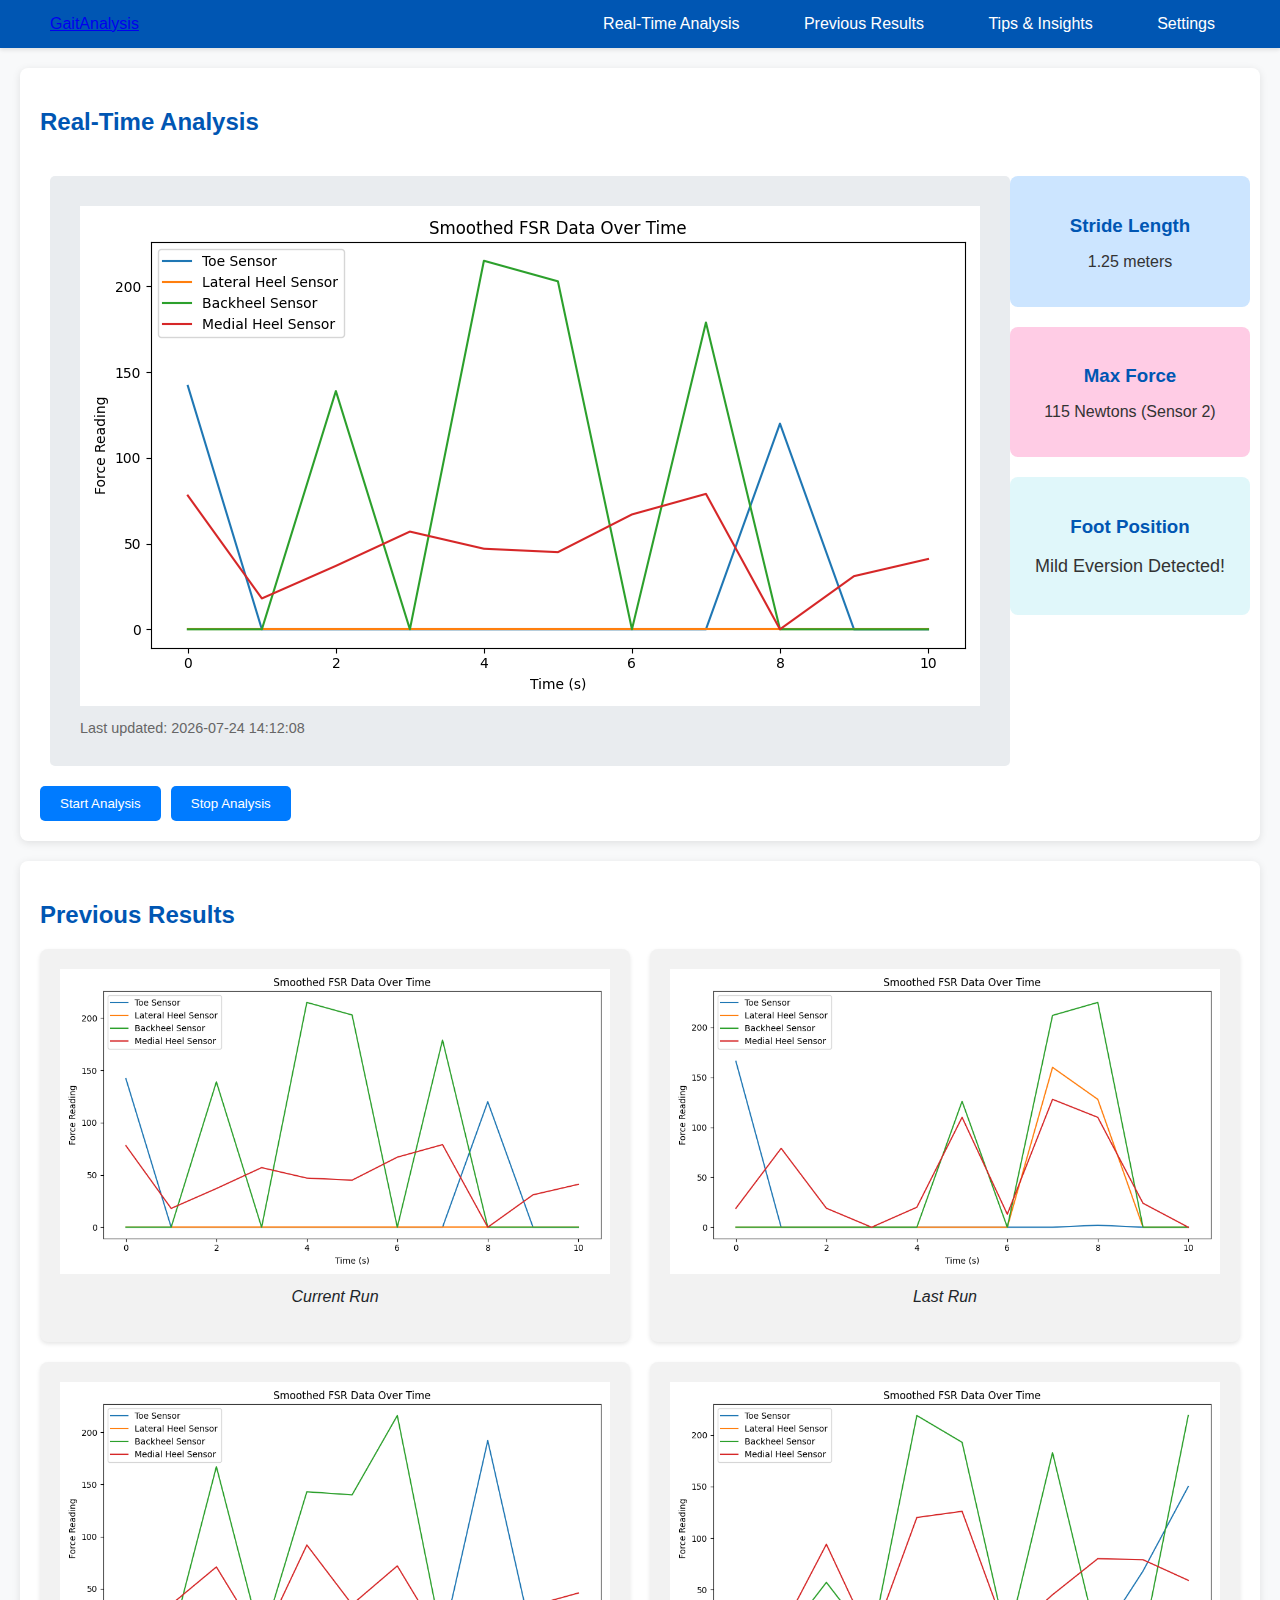
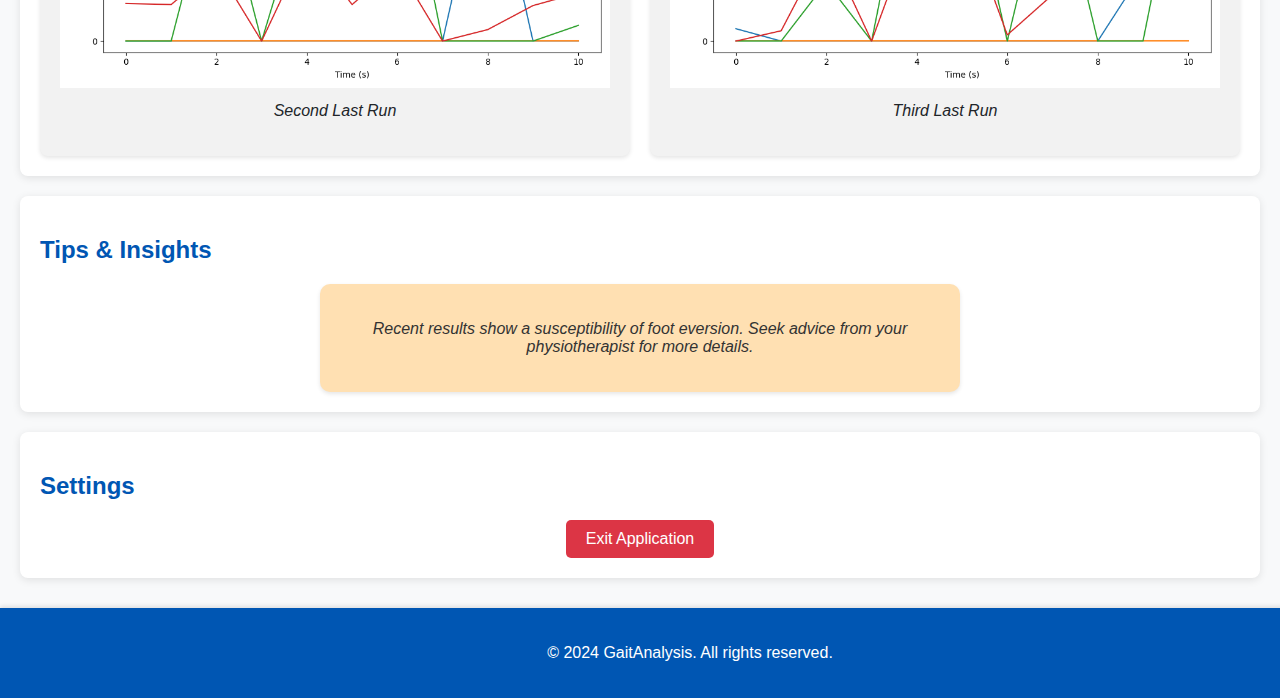
<file: index.html>
<!DOCTYPE html>
<html lang="en">
<head>
    <meta charset="UTF-8">
    <meta name="viewport" content="width=device-width, initial-scale=1.0">
    <title>Gait Analysis App</title>
    <link rel="stylesheet" href="styles.css">
</head>
<body>
    <header>
        <nav class="navbar">
            <a href="#" class="logo">GaitAnalysis</a>
            <div class="nav-links">
                <a href="#real-time">Real-Time Analysis</a>
                <a href="#previous-results">Previous Results</a>
                <a href="#tips">Tips & Insights</a>
                <a href="#settings">Settings</a>
            </div>
        </nav>
    </header>
    <main>
        <section id="real-time" class="container">
            <h2>Real-Time Analysis</h2>
            <div class="analysis-container">
                <div class="graph-placeholder">
                    <img src="realtimegraph.png" alt="Real-Time Graph">
                <div id="last-updated-time" class="last-updated">Last updated: <span id="update-time">-</span></div>
                </div>
                <!-- Boxes for stride length, max force, and foot position -->
                <div class="data-boxes">
                    <div class="data-box stride-length">
                        <h3>Stride Length</h3>
                        <p>1.25 meters</p>
                    </div>
                    <div class="data-box max-force">
                        <h3>Max Force</h3>
                        <p>115 Newtons (Sensor 2)</p>
                    </div>
                    <div class="data-box foot-position">
                        <h3>Foot Position</h3>
                        <p class="foot-position-content">Mild Eversion Detected!</p>
                    </div>
                </div>
            </div>
            <!-- Buttons for starting and stopping analysis -->
            <div class="buttons">
                <button id="start-analysis">Start Analysis</button>
                <button id="stop-analysis">Stop Analysis</button>
            </div>
        </section>
        <section id="previous-results" class="container">
            <h2>Previous Results</h2>
            <div class="results-grid">
                <div class="result-item">
                    <img src="realtimegraph1.png" alt="Previous Result">
                    <p>Current Run</p>
                </div>
                <div class="result-item">
                    <img src="realtimegraph2.png" alt="Previous Result">
                    <p>Last Run</p>
                </div>
                <div class="result-item">
                    <img src="realtimegraph3.png" alt="Previous Result">
                    <p> Second Last Run</p>
                </div>
                <div class="result-item">
                    <img src="realtimegraph4.png" alt="Previous Result">
                    <p> Third Last Run</p>
                </div>
            </div>
        </section>
        
        <section id="tips" class="container">
            <h2>Tips & Insights</h2>
            <div class="tips-container">
                <div class="tips-textbox">
                    <p>Recent results show a susceptibility of foot eversion. Seek advice from your physiotherapist for more details.</p>
                </div>
            </div>
        </section>
        <section id="settings" class="container">
            <h2>Settings</h2>
            <div class="settings-container">
                <!-- Other settings content goes here -->
                <button id="exit-button">Exit Application</button>
            </div>
        </section>
        
    </main>
    <footer>
        <p>&copy; 2024 GaitAnalysis. All rights reserved.</p>
    </footer>
    <script>
        function updateLastUpdatedTime() {
            const now = new Date();
            let hours = now.getHours().toString();
            let minutes = now.getMinutes().toString();
            let seconds = now.getSeconds().toString();
            let month = (now.getMonth() + 1 ).toString();
            let day = now.getDate().toString();
            let year = now.getFullYear().toString();

            hours = hours.padStart(2, '0');
            minutes = minutes.padStart(2, '0');
            seconds = seconds.padStart(2, '0');
            month = month.padStart(2, '0'); 
            day = day.padStart(2, '0');

            const updateTimeElement = document.getElementById('update-time');
            updateTimeElement.textContent = `${year}-${month}-${day}  ${hours}:${minutes}:${seconds}`;
        }

        window.onload = updateLastUpdatedTime;

    </script>
   
</body>
<body>
    <script>
        document.getElementById("start-analysis").addEventListener("click", function() {
            // Send an AJAX request to the server-side script
            var xhr = new XMLHttpRequest();
            xhr.open("GET", "execute_script.php", true);
            xhr.onreadystatechange = function () {
                if (xhr.readyState === XMLHttpRequest.DONE) {
                    if (xhr.status === 200) {
                        console.log("Shell script executed successfully");
                    } else {
                        console.error("Failed to execute shell script");
                    }
                }
            };
            xhr.send();
        });
    </script>
</body>
</html>
</file>
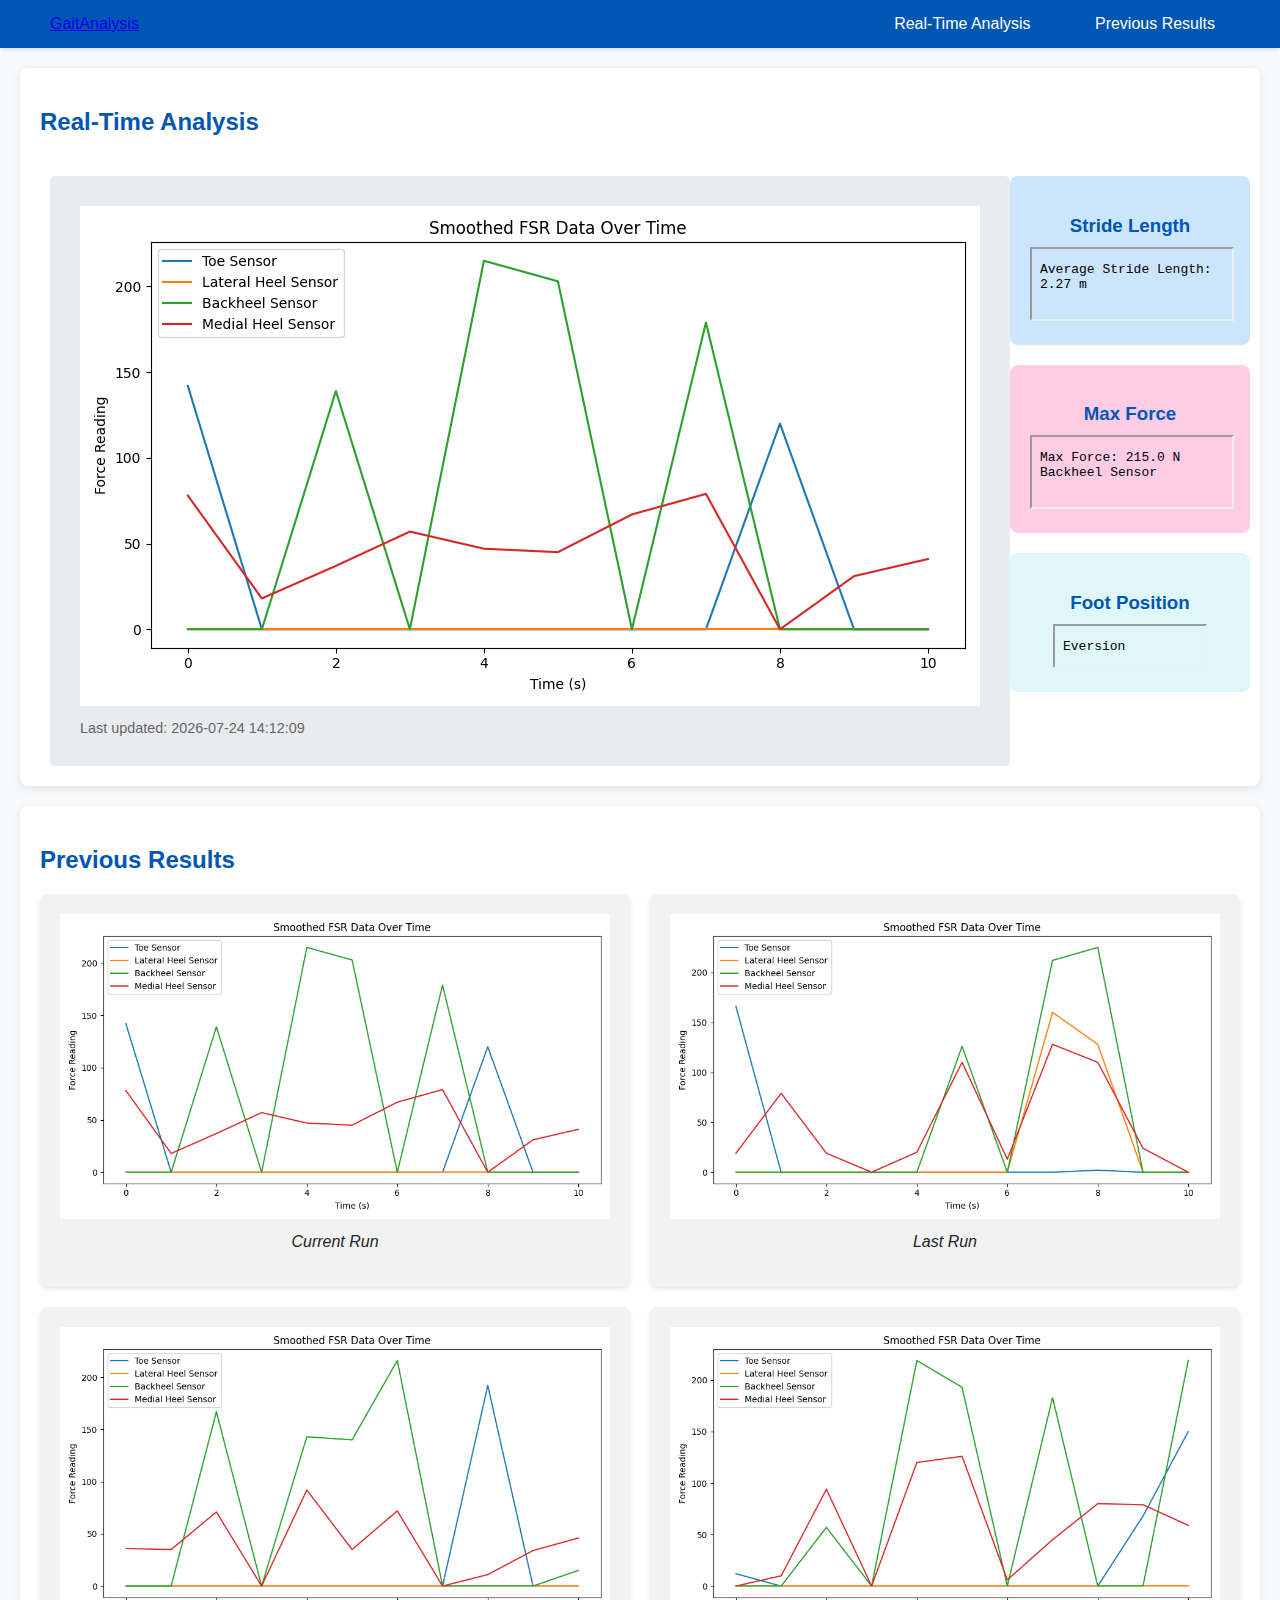
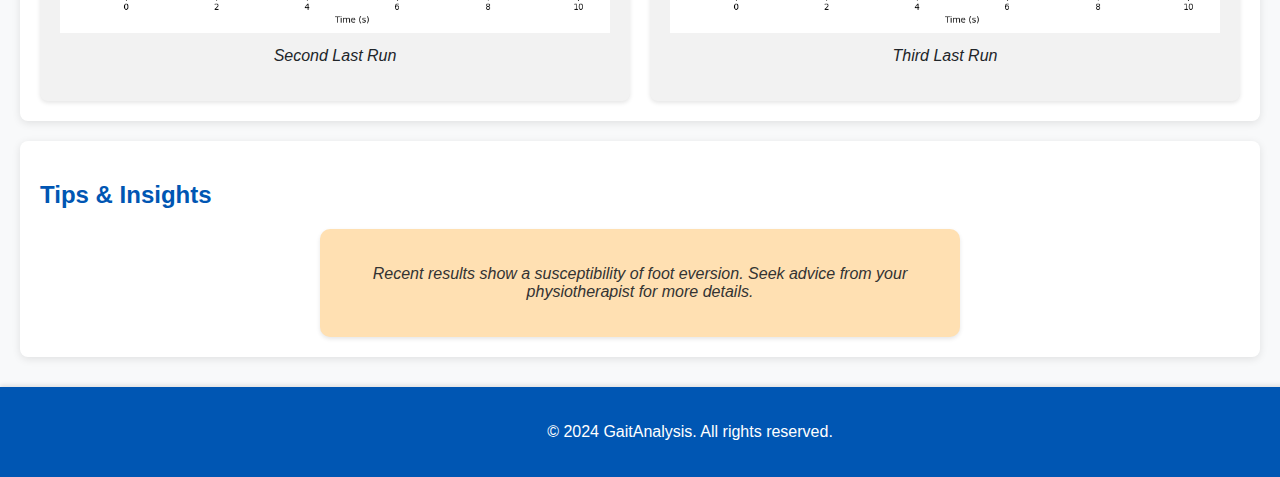
<file: templates/index.html>
<!DOCTYPE html>
<html lang="en">
<head>
    <meta charset="UTF-8">
    <meta name="viewport" content="width=device-width, initial-scale=1.0">
    <title>Gait Analysis App</title>
    <link rel="stylesheet" href="../static/styles.css">
</head>
<body>
    <header>
        <nav class="navbar">
            <a href="#" class="logo">GaitAnalysis</a>
            <div class="nav-links">
                <a href="#real-time">Real-Time Analysis</a>
                <a href="#previous-results">Previous Results</a>
            </div>
        </nav>
    </header>
    <main>
        <section id="real-time" class="container">
            <h2>Real-Time Analysis</h2>
            <div class="analysis-container">
                <div class="graph-placeholder">
                    <img src="../realtimegraph.png" alt="Real-Time Graph">
                <div id="last-updated-time" class="last-updated">Last updated: <span id="update-time">-</span></div>
                </div>
                <!-- Boxes for stride length, max force, and foot position -->
                <div class="data-boxes">
                    <div class="data-box stride-length">
                        <h3>Stride Length</h3>
                        <iframe src="../average_stride_length.txt"></iframe>
                    </div>
                    <div class="data-box max-force">
                        <h3>Max Force</h3>
                        <iframe src="../max_force.txt"></iframe>
                    </div>
                    <div class="data-box foot-position">
                        <h3>Foot Position</h3>
                        <iframe src="../foot_position.txt"></iframe>
                                           </div>
                </div>
            </div>
        </section>
        <section id="previous-results" class="container">
            <h2>Previous Results</h2>
            <div class="results-grid">
                <div class="result-item">
                    <img src="../realtimegraph1.png" alt="Previous Result">
                    <p>Current Run</p>
                </div>
                <div class="result-item">
                    <img src="../realtimegraph2.png" alt="Previous Result">
                    <p>Last Run</p>
                </div>
                <div class="result-item">
                    <img src="../realtimegraph3.png" alt="Previous Result">
                    <p> Second Last Run</p>
                </div>
                <div class="result-item">
                    <img src="../realtimegraph4.png" alt="Previous Result">
                    <p> Third Last Run</p>
                </div>
            </div>
        </section>
        
        <section id="tips" class="container">
            <h2>Tips & Insights</h2>
            <div class="tips-container">
                <div class="tips-textbox">
                    <p>Recent results show a susceptibility of foot eversion. Seek advice from your physiotherapist for more details.</p>
                </div>
            </div>
        </section>
        
    </main>
    <footer>
        <p>&copy; 2024 GaitAnalysis. All rights reserved.</p>
    </footer>
    <script>
        function updateLastUpdatedTime() {
            const now = new Date();
            let hours = now.getHours().toString();
            let minutes = now.getMinutes().toString();
            let seconds = now.getSeconds().toString();
            let month = (now.getMonth() + 1 ).toString();
            let day = now.getDate().toString();
            let year = now.getFullYear().toString();

            hours = hours.padStart(2, '0');
            minutes = minutes.padStart(2, '0');
            seconds = seconds.padStart(2, '0');
            month = month.padStart(2, '0'); 
            day = day.padStart(2, '0');

            const updateTimeElement = document.getElementById('update-time');
            updateTimeElement.textContent = `${year}-${month}-${day}  ${hours}:${minutes}:${seconds}`;
        }

        window.onload = updateLastUpdatedTime;

    </script> 
   
</body>
</html>
</file>
<file: styles.css>
/* style.css */
body, html {
    margin: 0;
    padding: 0;
    font-family: 'Segoe UI', Tahoma, Geneva, Verdana, sans-serif;
    background-color: #F8F9FA;
    color: #212529;
}

header {
    background-color: #0056b3; /* A darker shade for depth */
    color: #FFFFFF;
    padding: 15px 50px; /* Increased padding for a better visual appearance */
    box-shadow: 0 2px 4px rgba(0,0,0,0.1); /* Subtle shadow for depth */
}

.navbar {
    display: flex;
    align-items: center;
    justify-content: space-between;
    max-width: 1200px;
    margin: 0 auto; /* Centering the navbar content */
}

.nav-links a {
    color: #FFFFFF;
    text-decoration: none;
    margin-left: 30px; /* Increased spacing */
    padding: 7px 15px; /* Padding for a button-like appearance */
    border-radius: 5px; /* Rounded corners for the links */
    transition: background-color 0.3s ease-in-out;
}

.nav-links a:hover {
    background-color: rgba(255,255,255,0.2); /* Subtle hover effect */
}

.container {
    padding: 20px;
    margin: 20px auto; /* Center align the containers */
    max-width: 1200px; /* Setting a max-width for the content */
    background-color: #FFFFFF; /* Contrasting background for the content */
    box-shadow: 0 2px 8px rgba(0,0,0,0.1); /* Adding shadow for depth */
    border-radius: 8px; /* Rounded corners */
}

.graph-placeholder, .analysis-placeholder, .results-placeholder, .tips-placeholder, .settings-placeholder {
    background-color: #E9ECEF;
    padding: 30px;
    margin-top: 20px;
    border-radius: 5px; /* Rounded corners for the placeholders */
}

h2 {
    color: #0056b3; /* Color matching the header */
    margin-bottom: 20px; /* Added space below headings */
}

footer {
    background-color: #0056b3;
    color: white;
    text-align: center;
    padding: 20px 50px;
    width: 100%;
    box-shadow: 0 -2px 4px rgba(0,0,0,0.1);
    position: relative; /* Changed from fixed to relative */
    margin-top: 30px; /* Added space above the footer */
    bottom: 0;
}

/* Responsive design adjustments */
@media (max-width: 768px) {
    .nav-links a {
        margin-left: 10px; /* Smaller margin for smaller devices */
        padding: 5px 10px; /* Smaller padding */
    }

    header {
        padding: 10px 20px; /* Smaller padding on smaller screens */
    }

    .container {
        margin: 20px; /* Smaller margin */
        padding: 15px; /* Smaller padding */
    }
}

/* CSS for container */
.analysis-container {
    display: flex;
    flex-direction: row; /* Align boxes horizontally */
    align-items: flex-start; /* Align boxes to the top */
    margin-left: 10px;
}

/* CSS for data boxes */
.data-box {
    background-color: #f2f2f2;
    border-radius: 8px;
    padding: 20px;
    margin-top: 20px;
    width: 200px;
    text-align: center;
    transition: transform 0.3s ease;
}

.data-box h3 {
    color: #0056b3;
    margin-bottom: 10px;

}

.data-box p {
    color: #333; /* Default color for paragraph */
}

.data-box:hover {
    transform: translateY(-5px);
    box-shadow: 0 4px 8px rgba(0,0,0,0.1);
}

.stride-length {
    background-color: #cce5ff; /* Light blue */
}

.max-force {
    background-color: #ffcce5; /* Light pink */
}

.foot-position {
    background-color: #e0f7fa; /* Light cyan */
}

.foot-position-content {
    font-size: 18px; /* Larger font size */
    color: #FF6F00; /* Unique and cool color */
}

/* CSS for buttons */
.buttons {
    margin-top: 20px; /* Adjust the top margin as needed */
    display: flex;
    justify-content: left; /* Center align buttons */
}

.buttons button {
    padding: 10px 20px;
    margin-right: 10px;
    border: none;
    border-radius: 5px;
    background-color: #007bff; /* Button color */
    color: #fff; /* Text color */
    cursor: pointer;
}

.buttons button:hover {
    background-color: #0056b3; /* Darker color on hover */
}

/* CSS for previous results */
.results-grid {
    display: grid;
    grid-template-columns: repeat(2, 1fr);
    gap: 20px;
}

.result-item {
    background-color: #f2f2f2;
    border-radius: 8px;
    padding: 20px;
    text-align: center;
    box-shadow: 0 2px 4px rgba(0,0,0,0.1);
}

.result-item img {
    max-width: 100%;
    height: auto;
}

.result-item p {
    margin-top: 10px;
    font-style: italic;
}

/* CSS for tips and insights */
.tips-container {
    text-align: center;
}

.tips-textbox {
    background-color: #ffe0b2; /* Light orange background */
    border-radius: 10px;
    padding: 20px;
    box-shadow: 0 2px 4px rgba(0,0,0,0.1);
    max-width: 600px;
    margin: 0 auto;
}

.tips-textbox p {
    color: #333; /* Default text color */
    font-style: italic;
}

/* CSS for settings section */
.settings-container {
    text-align: center;
}

#exit-button {
    padding: 10px 20px;
    border: none;
    border-radius: 5px;
    background-color: #dc3545; /* Red color for the exit button */
    color: #fff; /* Text color */
    cursor: pointer;
    font-size: 16px;
    transition: background-color 0.3s ease;
}

#exit-button:hover {
    background-color: #c82333; /* Darker red color on hover */
}

.last-updated {
    margin-top: 10px;
    font-size: 0.9em;
    color: #666;
}
</file>
<file: static/styles.css>
/* style.css */
body, html {
    margin: 0;
    padding: 0;
    font-family: 'Segoe UI', Tahoma, Geneva, Verdana, sans-serif;
    background-color: #F8F9FA;
    color: #212529;
}

header {
    background-color: #0056b3; /* A darker shade for depth */
    color: #FFFFFF;
    padding: 15px 50px; /* Increased padding for a better visual appearance */
    box-shadow: 0 2px 4px rgba(0,0,0,0.1); /* Subtle shadow for depth */
}

.navbar {
    display: flex;
    align-items: center;
    justify-content: space-between;
    max-width: 1200px;
    margin: 0 auto; /* Centering the navbar content */
}

.nav-links a {
    color: #FFFFFF;
    text-decoration: none;
    margin-left: 30px; /* Increased spacing */
    padding: 7px 15px; /* Padding for a button-like appearance */
    border-radius: 5px; /* Rounded corners for the links */
    transition: background-color 0.3s ease-in-out;
}

.nav-links a:hover {
    background-color: rgba(255,255,255,0.2); /* Subtle hover effect */
}

.container {
    padding: 20px;
    margin: 20px auto; /* Center align the containers */
    max-width: 1200px; /* Setting a max-width for the content */
    background-color: #FFFFFF; /* Contrasting background for the content */
    box-shadow: 0 2px 8px rgba(0,0,0,0.1); /* Adding shadow for depth */
    border-radius: 8px; /* Rounded corners */
}

.graph-placeholder, .analysis-placeholder, .results-placeholder, .tips-placeholder, .settings-placeholder {
    background-color: #E9ECEF;
    padding: 30px;
    margin-top: 20px;
    border-radius: 5px; /* Rounded corners for the placeholders */
}

h2 {
    color: #0056b3; /* Color matching the header */
    margin-bottom: 20px; /* Added space below headings */
}

footer {
    background-color: #0056b3;
    color: white;
    text-align: center;
    padding: 20px 50px;
    width: 100%;
    box-shadow: 0 -2px 4px rgba(0,0,0,0.1);
    position: relative; /* Changed from fixed to relative */
    margin-top: 30px; /* Added space above the footer */
    bottom: 0;
}

/* Responsive design adjustments */
@media (max-width: 768px) {
    .nav-links a {
        margin-left: 10px; /* Smaller margin for smaller devices */
        padding: 5px 10px; /* Smaller padding */
    }

    header {
        padding: 10px 20px; /* Smaller padding on smaller screens */
    }

    .container {
        margin: 20px; /* Smaller margin */
        padding: 15px; /* Smaller padding */
    }
}

/* CSS for container */
.analysis-container {
    display: flex;
    flex-direction: row; /* Align boxes horizontally */
    align-items: flex-start; /* Align boxes to the top */
    margin-left: 10px;
}

/* CSS for data boxes */
.data-box {
    background-color: #f2f2f2;
    border-radius: 8px;
    padding: 20px;
    margin-top: 20px;
    width: 200px;
    text-align: center;
    transition: transform 0.3s ease;
}

.data-box h3 {
    color: #0056b3;
    margin-bottom: 10px;

}

.data-box p {
    color: #333; /* Default color for paragraph */
}

.data-box:hover {
    transform: translateY(-5px);
    box-shadow: 0 4px 8px rgba(0,0,0,0.1);
}

.stride-length {
    background-color: #cce5ff; /* Light blue */
}

.max-force {
    background-color: #ffcce5; /* Light pink */
}
.max-force iframe {
    width: 200px;
    height: 70px;
}
.stride-length iframe {
    width: 200px;
    height: 70px;
}

.foot-position {
    background-color: #e0f7fa; /* Light cyan */
}

.foot-position-content {
    font-size: 18px; /* Larger font size */
    color: #FF6F00; /* Unique and cool color */
}

.foot-position iframe {
    width: 150px;
    height: 40px;
}

/* CSS for buttons */
.buttons {
    margin-top: 20px; /* Adjust the top margin as needed */
    display: flex;
    justify-content: left; /* Center align buttons */
}

.buttons button {
    padding: 10px 20px;
    margin-right: 10px;
    border: none;
    border-radius: 5px;
    background-color: #007bff; /* Button color */
    color: #fff; /* Text color */
    cursor: pointer;
}

.buttons button:hover {
    background-color: #0056b3; /* Darker color on hover */
}

/* CSS for previous results */
.results-grid {
    display: grid;
    grid-template-columns: repeat(2, 1fr);
    gap: 20px;
}

.result-item {
    background-color: #f2f2f2;
    border-radius: 8px;
    padding: 20px;
    text-align: center;
    box-shadow: 0 2px 4px rgba(0,0,0,0.1);
}

.result-item img {
    max-width: 100%;
    height: auto;
}

.result-item p {
    margin-top: 10px;
    font-style: italic;
}

/* CSS for tips and insights */
.tips-container {
    text-align: center;
}

.tips-textbox {
    background-color: #ffe0b2; /* Light orange background */
    border-radius: 10px;
    padding: 20px;
    box-shadow: 0 2px 4px rgba(0,0,0,0.1);
    max-width: 600px;
    margin: 0 auto;
}

.tips-textbox p {
    color: #333; /* Default text color */
    font-style: italic;
}

/* CSS for settings section */
.settings-container {
    text-align: center;
}

#exit-button {
    padding: 10px 20px;
    border: none;
    border-radius: 5px;
    background-color: #dc3545; /* Red color for the exit button */
    color: #fff; /* Text color */
    cursor: pointer;
    font-size: 16px;
    transition: background-color 0.3s ease;
}

#exit-button:hover {
    background-color: #c82333; /* Darker red color on hover */
}

.last-updated {
    margin-top: 10px;
    font-size: 0.9em;
    color: #666;
}
</file>
